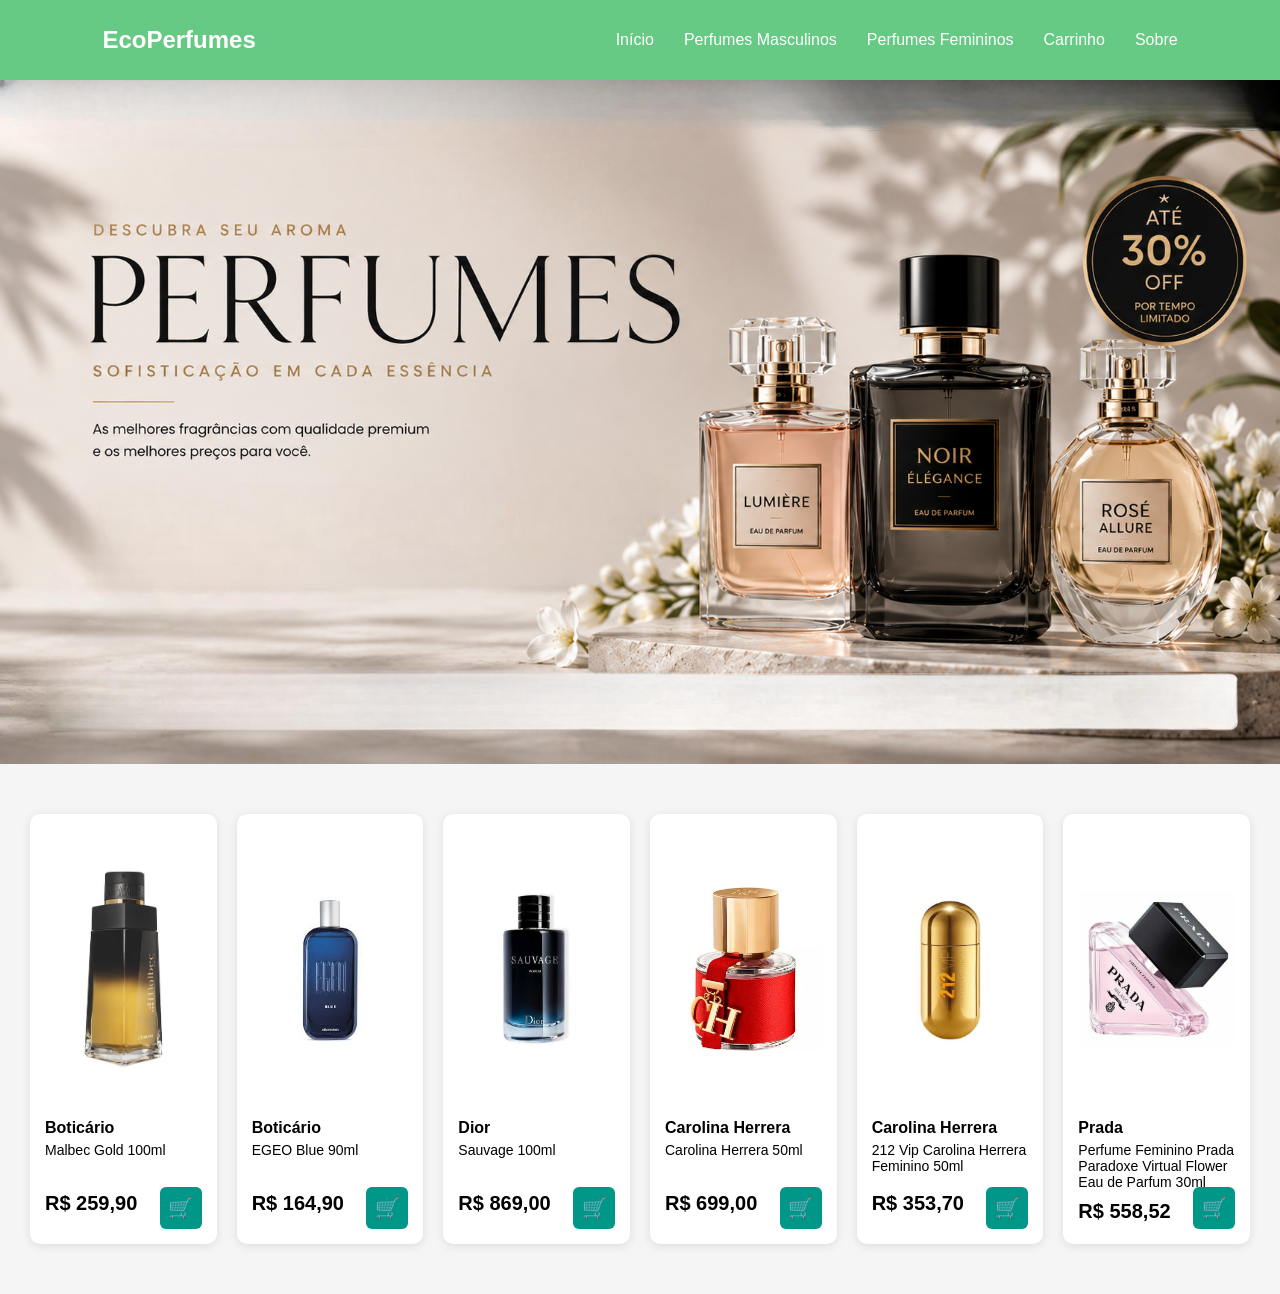
<file: Loja Virtual/Códigos/index.html>
<!DOCTYPE html>
<html lang="pt-BR">

<head>

    <meta charset="UTF-8">

    <meta name="viewport" content="width=device-width, initial-scale=1.0">

    <title>EcoPerfumes</title>

    <style>

        * {
            margin: 0;
            padding: 0;
            box-sizing: border-box;
        }

        body {
            font-family: Arial, sans-serif;
            background: #f5f5f5;
        }

        /* NAVBAR */

        .navbar {
            width: 100%;
            min-height: 80px;

            background: #66c984;

            display: flex;
            align-items: center;
            justify-content: space-between;

            padding: 0 8%;
        }

        .logo {
            color: white;

            font-size: 24px;

            font-weight: bold;

            text-decoration: none;
        }

        .nav-links {
            display: flex;

            align-items: center;

            gap: 30px;

            list-style: none;
        }

        .nav-links a {
            color: white;

            text-decoration: none;

            font-size: 16px;
        }

        .nav-links a:hover {
            text-decoration: underline;
        }

        /* BANNER */

        .banner {
            width: 100%;
            overflow: hidden;
        }

        .banner img {
            width: 100%;
            height: auto;
            display: block;
        }

        /* PRODUTOS */

        #produtos {
            width: 100%;

            max-width: 1400px;

            margin: 50px auto;

            padding: 0 30px;

            display: grid;

            grid-template-columns: repeat(6, 1fr);

            gap: 20px;
        }

        .produto {
            position: relative;

            background: white;

            padding: 15px;

            border-radius: 10px;

            box-shadow: 0 2px 10px rgba(0, 0, 0, 0.1);

            min-height: 430px;
        }

        .produto img {
            width: 100%;

            height: 280px;

            object-fit: contain;

            display: block;
        }

        .marca {
            margin-top: 10px;

            font-size: 16px;

            font-weight: bold;
        }

        .nome {
            margin-top: 5px;

            font-size: 14px;

            min-height: 40px;
        }

        .preco {
            margin-top: 10px;

            font-size: 20px;

            font-weight: bold;
        }

        .btn-carrinho {
            position: absolute;

            right: 15px;

            bottom: 15px;

            width: 42px;

            height: 42px;

            border: none;

            border-radius: 6px;

            background: #009688;

            color: white;

            font-size: 20px;

            cursor: pointer;
        }

        .btn-carrinho:hover {
            background: #00796b;
        }

        /* RESPONSIVO */

        @media (max-width: 1200px) {

            #produtos {
                grid-template-columns: repeat(4, 1fr);
            }

        }

        @media (max-width: 800px) {

            .navbar {
                flex-direction: column;

                gap: 15px;

                padding: 20px;
            }

            .nav-links {
                flex-wrap: wrap;

                justify-content: center;

                gap: 15px;
            }

            #produtos {
                grid-template-columns: repeat(2, 1fr);
            }

        }

        @media (max-width: 500px) {

            #produtos {
                grid-template-columns: 1fr;
            }

        }

    </style>

</head>

<body>

    <!-- NAVBAR -->

    <nav class="navbar">

        <a href="index.html" class="logo">
            EcoPerfumes
        </a>

        <ul class="nav-links">

            <li>
                <a href="index.html">
                    Início
                </a>
            </li>

            <li>
                <a href="PerfumesM.html">
                    Perfumes Masculinos
                </a>
            </li>

            <li>
                <a href="PerfumesF.html">
                    Perfumes Femininos
                </a>
            </li>

            <li>
                <a href="#">
                    Carrinho
                </a>
            </li>

            <li>
                <a href="#">
                    Sobre
                </a>
            </li>

        </ul>

    </nav>


    <!-- BANNER -->

    <section class="banner">

        <img
            src="../fotos/banner2.png"
            alt="Promoção de perfumes"
        >

    </section>


    <!-- PRODUTOS -->

    <div id="produtos"></div>


    <script>

        const items = [

            {
                id: 0,
                marca: 'Boticário',
                nome: 'Malbec Gold 100ml',
                img: '../fotos/malbecgold.jpg',
                preco: 'R$ 259,90'
            },

            {
                id: 1,
                marca: 'Boticário',
                nome: 'EGEO Blue 90ml',
                img: '../fotos/EgeoBlue.jpg',
                preco: 'R$ 164,90'
            },

            {
                id: 2,
                marca: 'Dior',
                nome: 'Sauvage 100ml',
                img: '../fotos/sauvage.jpg',
                preco: 'R$ 869,00'
            },

            {
                id: 3,
                marca: 'Carolina Herrera',
                nome: 'Carolina Herrera 50ml',
                img: '../fotos/CarolinaHerrera.jpg',
                preco: 'R$ 699,00'
            },

            {
                id: 4,
                marca: 'Carolina Herrera',
                nome: '212 Vip Carolina Herrera Feminino 50ml',
                img: '../fotos/212VipCarolinaHerreraFeminino.jpg',
                preco: 'R$ 353,70'
            },

            {
                id: 5,
                marca: 'Prada',
                nome: 'Perfume Feminino Prada Paradoxe Virtual Flower Eau de Parfum 30ml',
                img: '../fotos/PradaParadoxoFeminino.jpg',
                preco: 'R$ 558,52'
            }

        ];


        const produtos = document.getElementById('produtos');


        items.forEach((produto) => {

            produtos.innerHTML += `

                <div class="produto">

                    <img
                        src="${produto.img}"
                        alt="${produto.nome}"
                    >

                    <div class="marca">
                        ${produto.marca}
                    </div>

                    <div class="nome">
                        ${produto.nome}
                    </div>

                    <div class="preco">
                        ${produto.preco}
                    </div>

                    <button
                        class="btn-carrinho"
                        onclick="adicionarCarrinho(${produto.id})"
                    >
                        🛒
                    </button>

                </div>

            `;

        });


        function adicionarCarrinho(id) {

            const produto = items.find(
                item => item.id === id
            );

            console.log(
                'Produto adicionado:',
                produto.nome
            );

        }

    </script>

</body>

</html>
</file>
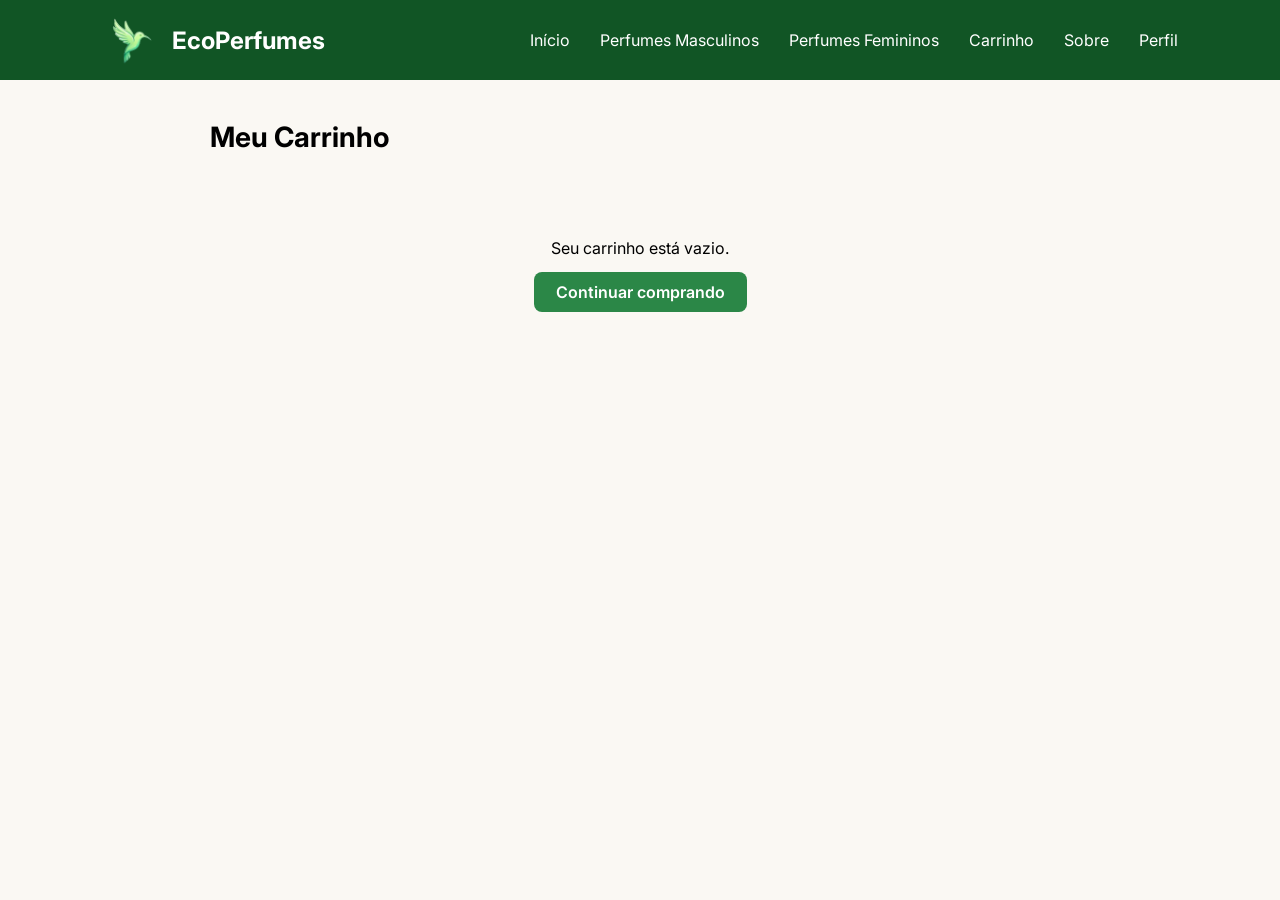
<file: Loja Virtual/paginas/carrinho.html>
<!DOCTYPE html>
<html lang="pt-BR">
<head>

    <meta charset="UTF-8">
    <meta name="viewport" content="width=device-width, initial-scale=1.0">
    <title>EcoPerfumes | Carrinho</title>
    <link rel="icon" type="image/png" href="../fotos/icone.png">
    <link rel="stylesheet" href="../Css's/inicio.css">
    <link rel="stylesheet" href="../Css's/carrinho.css">
    

</head>

<body>

    <nav class="navbar">

        <a href="inicio.html" class="logo">
            <img src="../fotos/icone.png" alt="EcoPerfumes" class="logo-img">
            EcoPerfumes
        </a>

        <ul class="nav-links">

            <li>
                <a href="inicio.html">
                    Início
                </a>
            </li>

            <li>
                <a href="PerfumesM.html">
                    Perfumes Masculinos
                </a>
            </li>

            <li>
                <a href="PerfumesF.html">
                    Perfumes Femininos
                </a>
            </li>

            <li>
                <a href="Carrinho.html" class="active">
                    Carrinho
                </a>
            </li>

            <li>
                <a href="Sobre.html">
                    Sobre
                </a>
            </li>

            <li>
                <a href="perfil.html">
                    Perfil
                </a>
            </li>

        </ul>

    </nav>


    <section class="carrinho-container">

        <h1>Meu Carrinho</h1>

        <div id="lista-carrinho"></div>

        <div id="carrinho-vazio" class="carrinho-vazio" style="display:none;">
            <p>Seu carrinho está vazio.</p>
            <a href="inicio.html" class="btn-continuar">Continuar comprando</a>
        </div>

        <div id="resumo" class="resumo">

            <div class="resumo-linha">
                <span>Subtotal</span>
                <span id="subtotal">R$ 0,00</span>
            </div>

            <div class="resumo-linha total">
                <span>Total</span>
                <span id="total">R$ 0,00</span>
            </div>

            <button class="btn-finalizar" onclick="finalizarCompra()">
                Finalizar Compra
            </button>

            <button class="btn-limpar" onclick="limparCarrinho()">
                Esvaziar Carrinho
            </button>

        </div>

    </section>


    <script>

        function obterCarrinho() {
            const dados = localStorage.getItem('carrinho');
            return dados ? JSON.parse(dados) : [];
        }

        function salvarCarrinho(carrinho) {
            localStorage.setItem('carrinho', JSON.stringify(carrinho));
        }

        // "R$ 259,90" -> 259.90 (precisa virar número pra dar pra somar)
        function precoParaNumero(precoTexto) {
            return parseFloat(
                precoTexto
                    .replace('R$', '')
                    .trim()
                    .replace(/\./g, '')
                    .replace(',', '.')
            );
        }

        // 259.90 -> "R$ 259,90"
        function numeroParaPreco(valor) {
            return 'R$ ' + valor.toFixed(2).replace('.', ',');
        }


        function renderizarCarrinho() {

            const carrinho = obterCarrinho();
            const lista = document.getElementById('lista-carrinho');
            const vazio = document.getElementById('carrinho-vazio');
            const resumo = document.getElementById('resumo');

            lista.innerHTML = '';

            if (carrinho.length === 0) {
                vazio.style.display = 'flex';
                resumo.style.display = 'none';
                return;
            }

            vazio.style.display = 'none';
            resumo.style.display = 'block';

            carrinho.forEach((produto) => {

                const precoUnitario = precoParaNumero(produto.preco);
                const precoTotalItem = precoUnitario * produto.quantidade;

                lista.innerHTML += `

                    <div class="item-carrinho">

                        <img src="${produto.img}" alt="${produto.nome}">

                        <div class="item-info">
                            <div class="item-marca">${produto.marca}</div>
                            <div class="item-nome">${produto.nome}</div>
                            <div class="item-preco">${produto.preco}</div>
                        </div>

                        <div class="item-quantidade">
                            <button onclick="alterarQuantidade(${produto.id}, -1)">-</button>
                            <span>${produto.quantidade}</span>
                            <button onclick="alterarQuantidade(${produto.id}, 1)">+</button>
                        </div>

                        <div class="item-subtotal">
                            ${numeroParaPreco(precoTotalItem)}
                        </div>

                        <button class="btn-remover" onclick="removerItem(${produto.id})">
                            ✕
                        </button>

                    </div>

                `;

            });

            atualizarResumo();

        }

        // Soma preço x quantidade de todos os itens do carrinho
        function atualizarResumo() {

            const carrinho = obterCarrinho();

            const total = carrinho.reduce((soma, produto) => {
                return soma + (precoParaNumero(produto.preco) * produto.quantidade);
            }, 0);

            document.getElementById('subtotal').innerText = numeroParaPreco(total);
            document.getElementById('total').innerText = numeroParaPreco(total);

        }


        function alterarQuantidade(id, delta) {

            let carrinho = obterCarrinho();

            carrinho = carrinho.map((produto) => {
                if (produto.id === id) {
                    produto.quantidade += delta;
                }
                return produto;
            });

            // tira do carrinho quem ficou com quantidade 0 ou menos
            carrinho = carrinho.filter((produto) => produto.quantidade > 0);

            salvarCarrinho(carrinho);
            renderizarCarrinho();

        }

        function removerItem(id) {

            let carrinho = obterCarrinho();
            carrinho = carrinho.filter((produto) => produto.id !== id);

            salvarCarrinho(carrinho);
            renderizarCarrinho();

        }

        function limparCarrinho() {

            if (confirm('Tem certeza que deseja esvaziar o carrinho?')) {
                salvarCarrinho([]);
                renderizarCarrinho();
            }

        }

        function finalizarCompra() {

            const carrinho = obterCarrinho();

            if (carrinho.length === 0) {
                alert('Seu carrinho está vazio.');
                return;
            }

            alert('Compra finalizada com sucesso! Obrigado por comprar na EcoPerfumes.');
            salvarCarrinho([]);
            renderizarCarrinho();

        }

        renderizarCarrinho();

    </script>

    
</body>

</html>
</file>
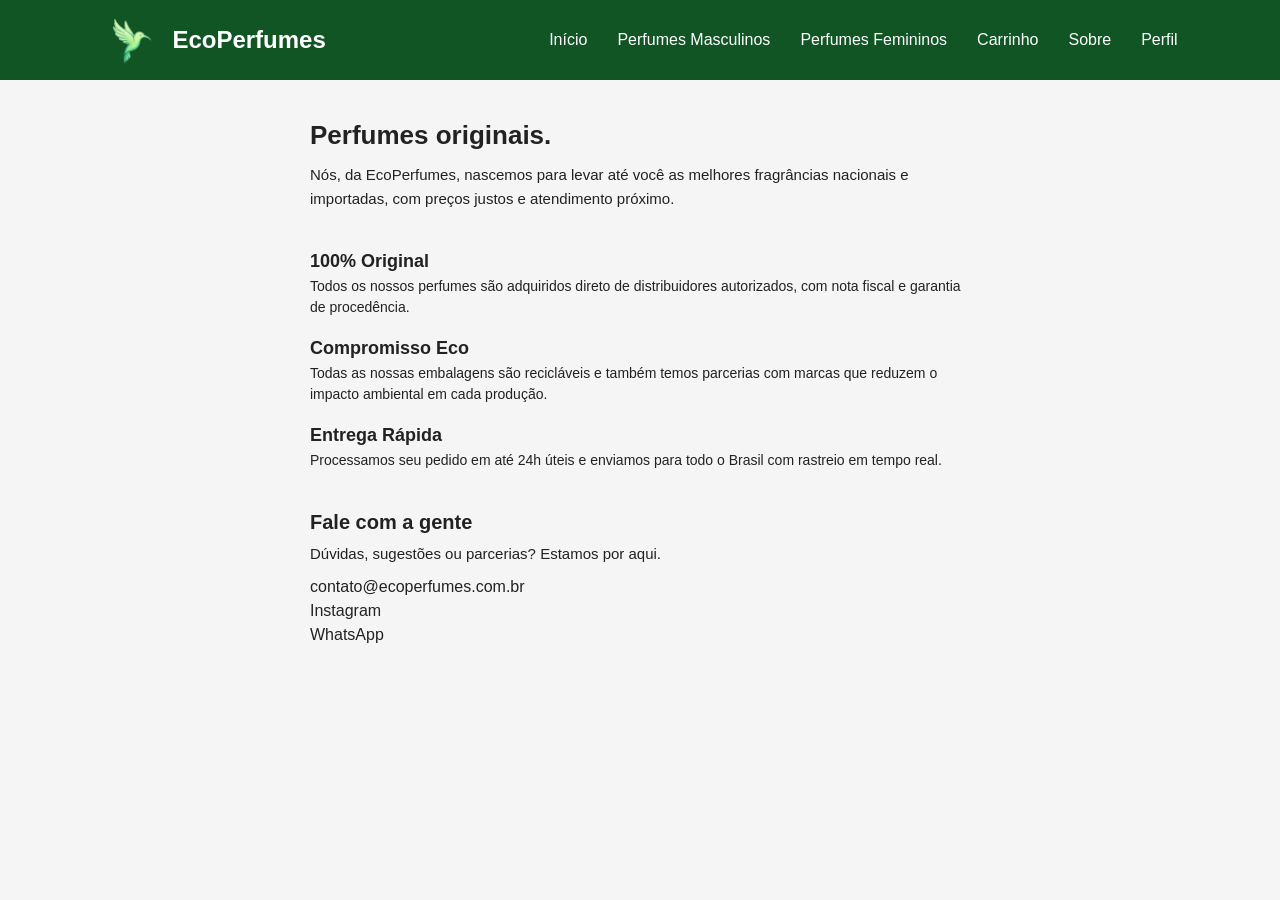
<file: Loja Virtual/paginas/Sobre.html>
<!DOCTYPE html>
<html lang="pt-BR">

<head>
    <meta charset="UTF-8">
    <meta name="viewport" content="width=device-width, initial-scale=1.0">
    <title>EcoPerfumes - Sobre</title>
    <link rel="icon" type="image/png" href="../fotos/icone.png">
    <link rel="stylesheet" href="../Css's/Sobre.css">
    <link rel="stylesheet" href="../Css's/icone.css">

</head>

<body>

    <nav class="navbar">

        <a href="inicio.html" class="logo">
            <img src="../fotos/icone.png" alt="EcoPerfumes" class="icone-img">
            EcoPerfumes
        </a>

        <ul class="nav-links">

            <li>
                <a href="inicio.html">
                    Início
                </a>
            </li>

            <li>
                <a href="PerfumesM.html">
                    Perfumes Masculinos
                </a>
            </li>

            <li>
                <a href="PerfumesF.html">
                    Perfumes Femininos
                </a>
            </li>

            <li>
                <a href="carrinho.html">
                    Carrinho
                </a>
            </li>

            <li>
                <a href="Sobre.html">
                    Sobre
                </a>
            </li>

            <li>
                <a href="perfil.html">
                    Perfil
                </a>
            </li>

        </ul>

    </nav>

    <section class="sobre-hero">

        <h1>Perfumes originais.</h1>

        <p>
            Nós, da EcoPerfumes, nascemos para levar até você as melhores fragrâncias nacionais e importadas, com preços justos e atendimento próximo.
        </p>

    </section>

    <section class="diferenciais">

        <div class="diferencial-card">
            <h2>100% Original</h2>
            <p>
                Todos os nossos perfumes são adquiridos direto de
                distribuidores autorizados, com nota fiscal e garantia
                de procedência.
            </p>
        </div>
        <div class="diferencial-card">
            
            <h2>Compromisso Eco</h2>

            <p>
                Todas as nossas embalagens são recicláveis e também temos parcerias com marcas que reduzem o impacto ambiental em cada produção.
            </p>

        </div>

        <div class="diferencial-card">
           
            <h2>Entrega Rápida</h2>

            <p>
                Processamos seu pedido em até 24h úteis e enviamos para
                todo o Brasil com rastreio em tempo real.
            </p>

        </div>

    </section>

    <section class="contato">

        <h2>Fale com a gente</h2>

        <p>
            Dúvidas, sugestões ou parcerias? Estamos por aqui.
        </p>

        <div class="contato-links">

            <a href="mailto:contato@ecoperfumes.com.br">
                contato@ecoperfumes.com.br
            </a>

            <a href="#">
                Instagram
            </a>

            <a href="#">
                WhatsApp
            </a>

        </div>

    </section>

</body>

</html>
</file>
